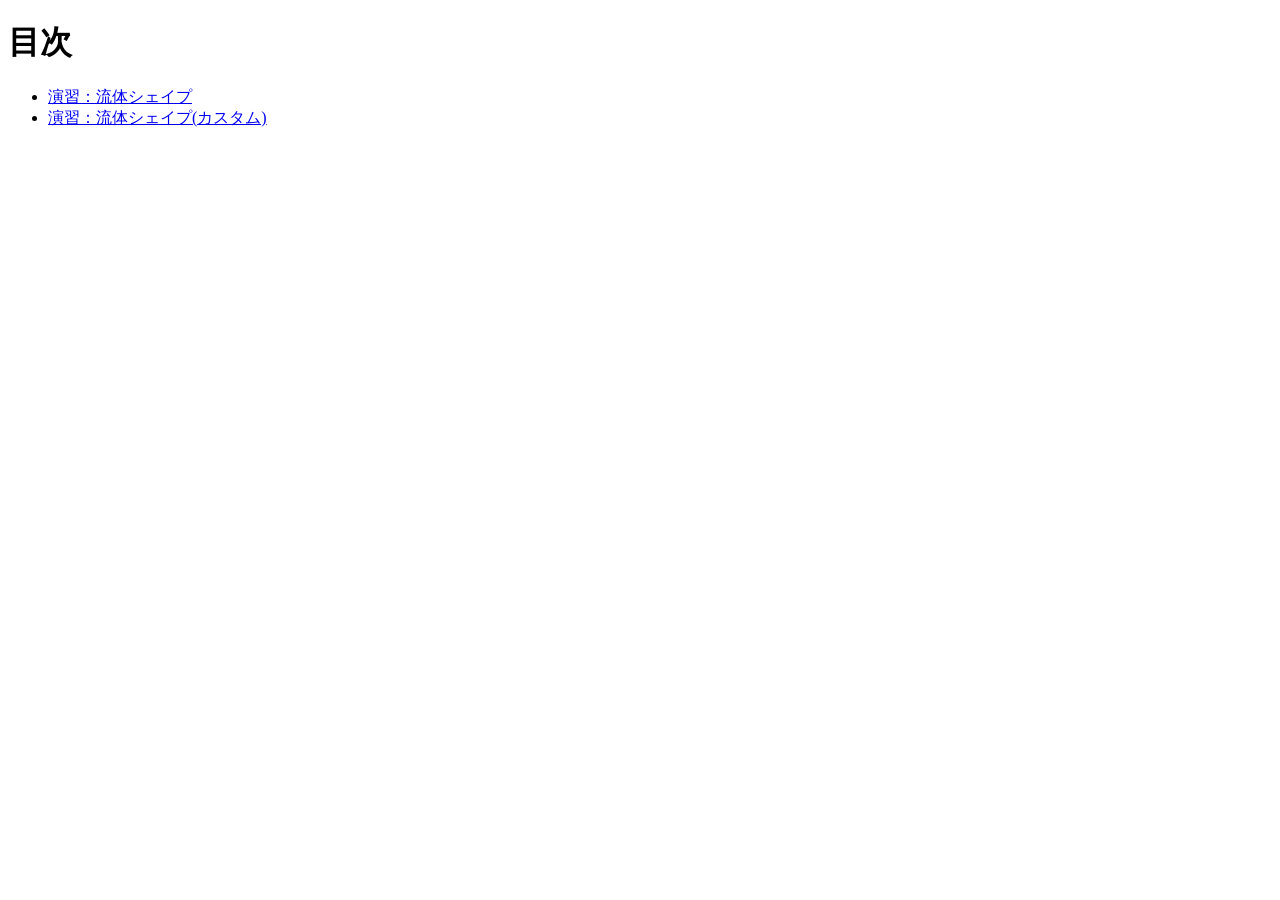
<file: index.html>
<!doctype html>
<html lang="ja">
  <head>
    <meta charset="utf-8">
    <title>20261119-hc</title>
  </head>

  <body>
    <h1>目次</h1>

    <ul>
      <li><a href="fluid-shape/index.html">演習：流体シェイプ</a></li>
      <li><a href="fluid-shape(custom)/index.html">演習：流体シェイプ(カスタム)</a></li>
    </ul>
  </body>
</html>
</file>
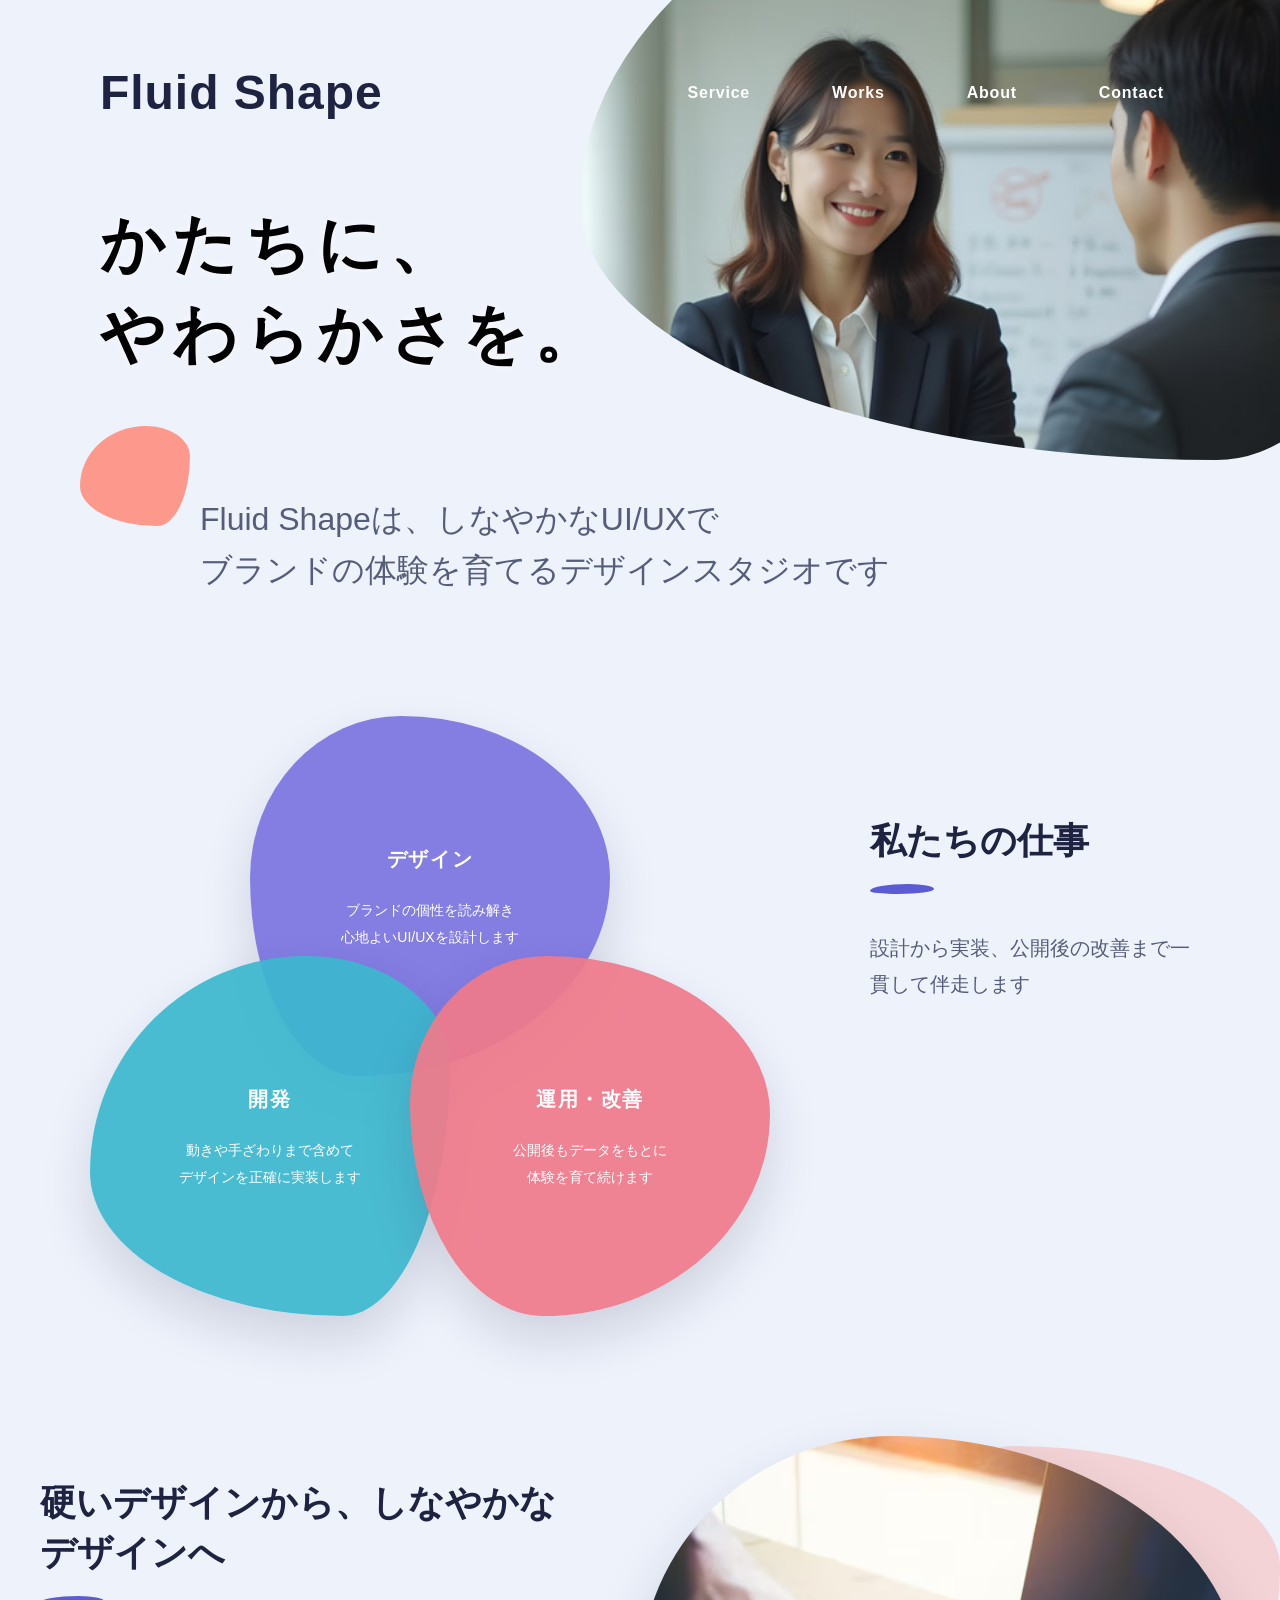
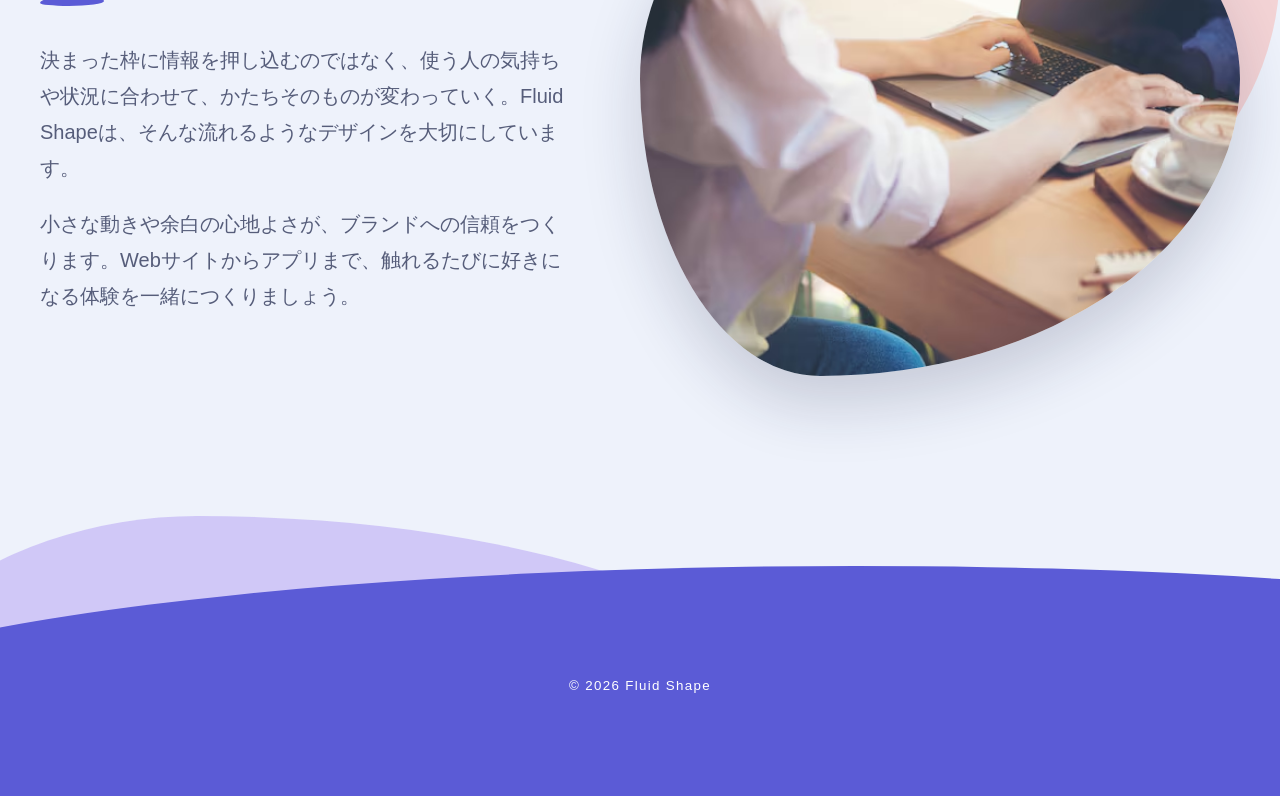
<file: fluid-shape(custom)/index.html>
<!DOCTYPE html>
<html lang="ja">

<head>
  <meta charset="UTF-8">
  <title>Fluid Shape｜UI/UXデザインスタジオ</title>
  <link rel="stylesheet" href="style.css">
</head>

<body>
  <header>
    <div class="links">
      <h1 class="logo"><a href="#">Fluid Shape</a></h1>
      <nav>
        <a href="#">Service</a>
        <a href="#">Works</a>
        <a href="#">About</a>
        <a href="#">Contact</a>
      </nav>
    </div><!-- /.links -->

    <p class="main-copy">かたちに、<br>やわらかさを。</p>

    <p class="sub-copy">
      Fluid Shapeは、しなやかなUI/UXで<br>
      ブランドの体験を育てるデザインスタジオです
    </p>
  </header>

  <main>
    <section class="feature">
      <div class="text-area">
        <h2>私たちの仕事</h2>
        <p>設計から実装、公開後の改善まで一貫して伴走します</p>
      </div><!-- /.text-area -->

      <div class="features">
        <div class="center">
          <div>
            <h3>デザイン</h3>
            <p>ブランドの個性を読み解き<br>心地よいUI/UXを設計します</p>
          </div>
        </div><!-- /.center -->

        <div class="left">
          <div>
            <h3>開発</h3>
            <p>動きや手ざわりまで含めて<br>デザインを正確に実装します</p>
          </div>
        </div><!-- /.left -->

        <div class="right">
          <div>
            <h3>運用・改善</h3>
            <p>公開後もデータをもとに<br>体験を育て続けます</p>
          </div>
        </div><!-- /.right -->
      </div><!-- /.features -->
    </section>

    <section class="section-2">
      <div class="text-area">
        <h2>硬いデザインから、しなやかなデザインへ</h2>
        <p>決まった枠に情報を押し込むのではなく、使う人の気持ちや状況に合わせて、かたちそのものが変わっていく。Fluid Shapeは、そんな流れるようなデザインを大切にしています。</p>
        <p>小さな動きや余白の心地よさが、ブランドへの信頼をつくります。Webサイトからアプリまで、触れるたびに好きになる体験を一緒につくりましょう。</p>
      </div><!-- /.text-area -->

      <img src="img/section-2.png" alt="カフェでノートパソコンを使う女性">
    </section>
  </main>

  <footer>
    <small class="copyright">&copy; 2026 Fluid Shape</small>
  </footer>
</body>

</html>
</file>
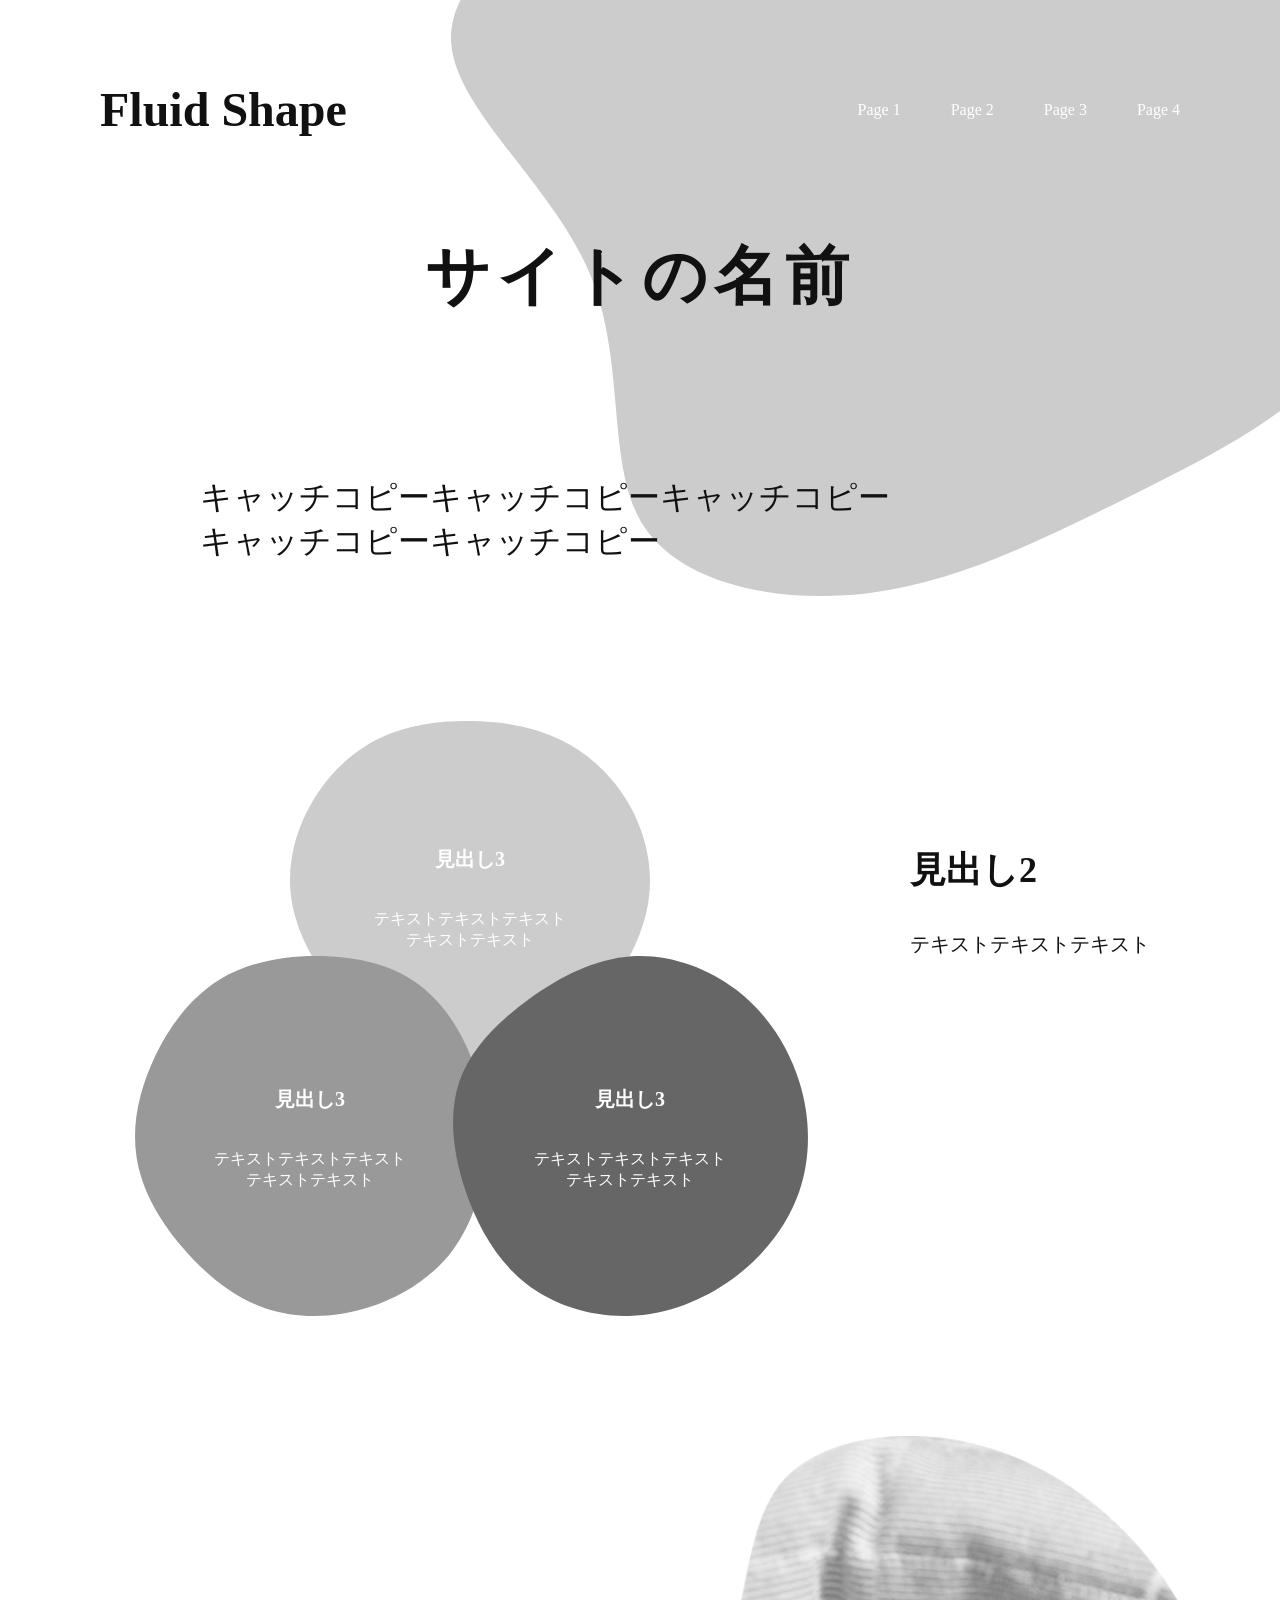
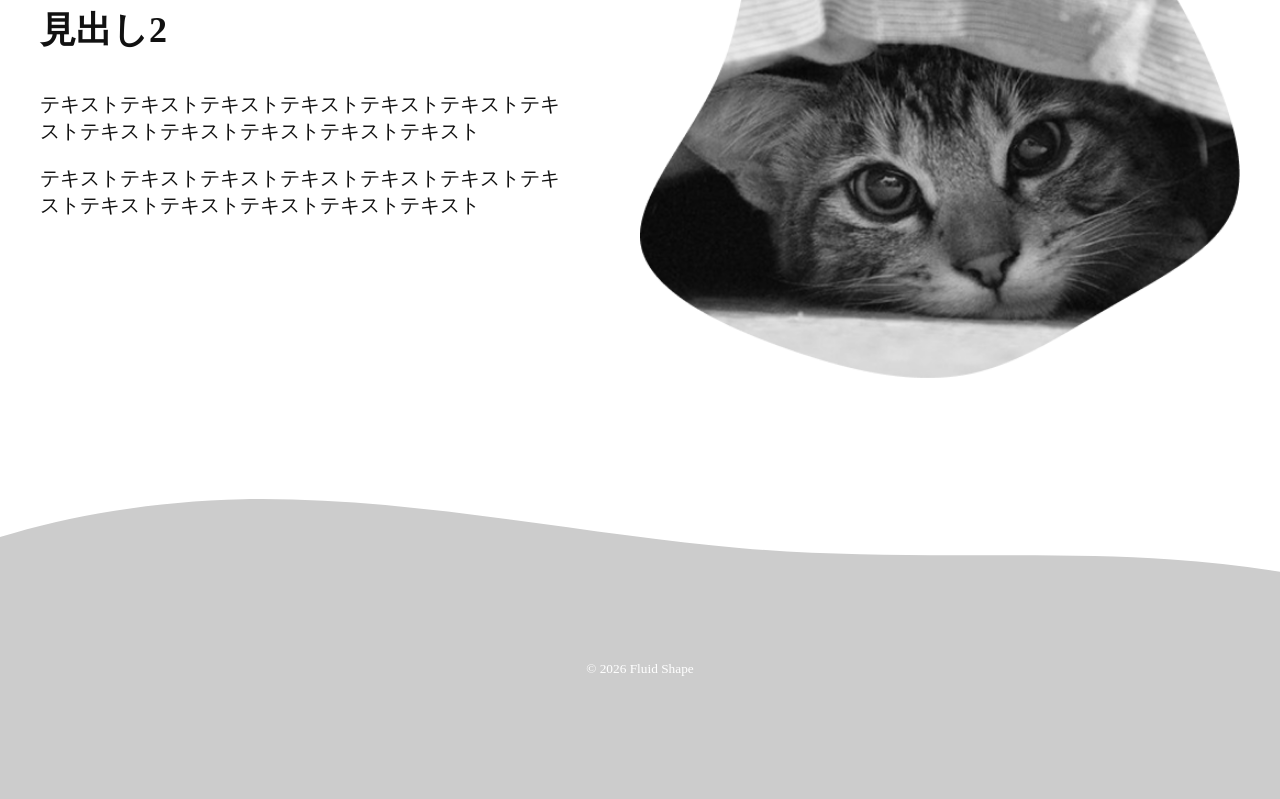
<file: fluid-shape/index.html>
<!DOCTYPE html>
<html lang="ja">

<head>
  <meta charset="UTF-8">
  <title>Fluid Shape</title>
  <link rel="stylesheet" href="style.css">
</head>

<body>
  <header>
    <div class="links">
      <h1 class="logo"><a href="#">Fluid Shape</a></h1>
      <nav>
        <a href="#">Page 1</a>
        <a href="#">Page 2</a>
        <a href="#">Page 3</a>
        <a href="#">Page 4</a>
      </nav>
    </div><!-- /.links -->

    <p class="main-copy">サイトの名前</p>

    <p class="sub-copy">
      キャッチコピーキャッチコピーキャッチコピー<br>
      キャッチコピーキャッチコピー
    </p>
  </header>

  <main>
    <section class="feature">
      <div class="text-area">
        <h2>見出し2</h2>
        <p>テキストテキストテキスト</p>
      </div><!-- /.text-area -->

      <div class="features">
        <div class="center">
          <div>
            <h3>見出し3</h3>
            <p>テキストテキストテキスト<br>テキストテキスト</p>
          </div>
        </div><!-- /.center -->

        <div class="left">
          <div>
            <h3>見出し3</h3>
            <p>テキストテキストテキスト<br>テキストテキスト</p>
          </div>
        </div><!-- /.left -->

        <div class="right">
          <div>
            <h3>見出し3</h3>
            <p>テキストテキストテキスト<br>テキストテキスト</p>
          </div>
        </div><!-- /.right -->
      </div><!-- /.features -->
    </section>

    <section class="section-2">
      <div class="text-area">
        <h2>見出し2</h2>
        <p>テキストテキストテキストテキストテキストテキストテキストテキストテキストテキストテキストテキスト</p>
        <p>テキストテキストテキストテキストテキストテキストテキストテキストテキストテキストテキストテキスト</p>
      </div><!-- /.text-area -->

      <img src="img/cat.png" alt="画像">
    </section>
  </main>

  <footer>
    <small class="copyright">&copy; 2026 Fluid Shape</small>
  </footer>
</body>

</html>
</file>
<file: fluid-shape(custom)/style.css>
@charset "utf-8";

/* ====================
  全体共通
==================== */
/* 追加：色の変数 */
:root {
  --ink: #1d2340; /* 基本文字色（深いネイビー） */
  --ink-soft: #565d7a; /* 本文の補助色 */
  --bg: #eef2fb; /* 背景（少し青みのあるホワイト） */
  --indigo: #5b5bd6; /* メインカラー */
  --purple: #7b74e0; /* 特徴・中央 */
  --aqua: #3cb8cf; /* 特徴・左 */
  --pink: #f07a8a; /* 特徴・右 */
  --coral: #ff8a7a; /* アクセント */
  --lilac: #b9a7f5; /* 淡い補助色 */
}

* {
  box-sizing: border-box; /* padding・borderを含めてサイズ計算 */
}

body {
  margin: 0; /* ブラウザ標準余白を除去 */
  color: #111; /* 基本文字色 */
  font-size: 16px; /* 基本フォントサイズ */
  min-width: 1200px /* 最小幅 */
  ; /* 追加：上の行に「;」がないため区切りを補う */
  color: var(--ink); /* 追加：文字色をネイビーに */
  background-color: var(--bg); /* 追加：背景色 */
  font-family: "Hiragino Sans", "Noto Sans JP", "Yu Gothic", sans-serif; /* 追加：フォント */
  line-height: 1.8; /* 追加：行間 */
  overflow-x: hidden; /* 追加：装飾のはみ出しで横スクロールが出ないように */
}

a {
  color: inherit; /* 親要素の文字色を継承 */
  text-decoration: none; /* 下線を削除 */
}

/* ====================
  header
==================== */

/*** ヘッダー全体 ***/
header {
  height: 596px; /* ヘッダー高さ */
  display: flex; /* フレックスレイアウト */
  flex-direction: column; /* 縦方向に配置 */
  position: relative; /* 子要素の絶対配置基準 */
  background: url(img/header.svg) no-repeat top right/contain; /* 背景画像設定 */
  background: none; /* 追加：背景画像の代わりに下のCSSブロブを使う（SVGを使う場合はこの行を削除） */
  overflow: hidden; /* 追加：ブロブのはみ出しを隠す */
}

/* 追加：右上の大きなブロブ */
header::before {
  content: "";
  position: absolute;
  top: -180px;
  right: -160px;
  width: 860px;
  height: 640px;
  background: var(--indigo);
  /* 追加：ブロブの中に写真を表示（不透明度100%・色の重ねなし） */
  background:
    url(img/publicdomainq-0084499ady.jpg) left 0 top 160px / 100% auto no-repeat,
    var(--indigo); /* 画面外にはみ出す上部分を下げて、顔が見えるように */
  border-radius: 70% 30% 26% 74% / 60% 34% 66% 40%; /* 変更：ブロブの形 */
  z-index: 0;
}

/* 追加：左下の小さなブロブ */
header::after {
  content: "";
  position: absolute;
  left: 80px;
  bottom: 70px;
  width: 110px;
  height: 100px;
  background: var(--coral);
  opacity: .85;
  border-radius: 60% 40% 30% 70% / 60% 30% 70% 40%;
  z-index: 0;
}

/* 追加：ヘッダー内の文字をブロブより前面に */
header > * {
  position: relative;
  z-index: 1;
}

/*** ロゴ／ナビ ***/
.links {
  width: 100%; /* 横幅いっぱい */
  display: flex; /* 横並び */
  justify-content: space-between; /* 両端揃え */
  align-items: center; /* 縦中央揃え */
  padding: 50px 100px 0; /* 上・左右の余白 */
}

/*** ロゴ ***/
.links .logo {
  font-size: 48px; /* ロゴ文字サイズ */
  margin: 0; /* 追加：余白をリセット */
  letter-spacing: .02em; /* 追加：文字間隔 */
}

/*** ナビ ***/
.links nav {
  display: flex; /* ナビを横並び */
  gap: 50px; /* リンク間隔 */
}

.links nav a {
  color: #fff; /* ナビリンク文字色 */
  font-weight: 600; /* 追加：やや太字 */
  letter-spacing: .05em; /* 追加：文字間隔 */
  padding: 6px 16px; /* 追加：ホバー時の背景用の余白 */
  border-radius: 999px; /* 追加：丸い形 */
}

/* 追加：ナビのホバー */
.links nav a:hover {
  background: rgba(255, 255, 255, .9);
  color: var(--indigo);
}

/*** メインコピー ***/
.main-copy {
  width: 100%; /* 横幅いっぱい */
  font-size: 64px; /* メインコピー文字サイズ */
  font-weight: 700; /* 太字 */
  text-align: center; /* 中央揃え */
  margin: 1em 0 0; /* 上余白 */
  letter-spacing: .1em; /* 文字間隔 */
  text-align: left; /* 追加：ブロブと重ならないよう左寄せ（上のcenterを上書き） */
  padding-left: 100px; /* 追加：ロゴと左端をそろえる */
  line-height: 1.4; /* 追加：2行の行間 */
  color: #000; /* 追加：黒の文字 */
  text-shadow: 0 0 8px rgba(255, 255, 255, .6); /* 追加：弱めの白いぼかしふちどり */
}

/*** サブコピー ***/
.sub-copy {
  font-size: 32px; /* サブコピー文字サイズ */
  position: absolute; /* 絶対配置 */
  left: 200px; /* 左からの位置 */
  bottom: 0; /* 下端に配置 */
  margin: 0; /* 追加：余白をリセット */
  line-height: 1.6; /* 追加：行間 */
  color: var(--ink-soft); /* 追加：文字色 */
}

/* ====================
  main共通
==================== */
main {
  width: 1200px; /* コンテンツ最大幅 */
  margin: auto; /* 中央寄せ */
}

section {
  margin: 120px auto; /* セクション上下余白 */
}

h2 {
  font-size: 36px; /* 見出し文字サイズ */
  margin-bottom: 1em; /* 下余白 */
  margin-top: 0; /* 追加：上余白をリセット */
  line-height: 1.4; /* 追加：行間 */
}

/* 追加：見出し下の小さなブロブ型ライン */
h2::after {
  content: "";
  display: block;
  width: 64px;
  height: 10px;
  margin-top: 18px;
  background: var(--indigo);
  border-radius: 60% 40% 55% 45% / 70% 50% 50% 30%;
}

/*** テキストエリア共通（.feature / .section-2） ***/
.text-area p {
  font-size: 20px; /* 本文文字サイズ */
  color: var(--ink-soft); /* 追加：本文の文字色 */
}

/* ====================
  .featureセクション
==================== */

/*** セクション全体 ***/
.feature {
  display: flex; /* フレックスレイアウト */
  flex-direction: row-reverse; /* 要素の並びを反転 */
  justify-content: center; /* 中央寄せ */
  gap: 100px; /* 要素間隔 */
}

/*** テキストエリア（画面右） ***/
.feature .text-area {
  margin-top: 100px; /* 上余白 */
  width: 320px; /* 追加：テキスト幅 */
}

/*** 特徴3点（画面左） ***/
.features {
  width: 680px; /* エリア幅 */
  height: 600px; /* エリア高さ */
  position: relative; /* 子要素の配置基準 */
  text-align: center; /* テキスト中央揃え */
  color: #fff; /* 文字色 */
}

/*** 各特徴(div)共通 ***/
.features div {
  position: absolute; /* 重ねて配置 */
  display: flex; /* フレックス */
  flex-direction: column; /* 縦並び */
  justify-content: center; /* 縦中央 */
  align-items: center; /* 横中央 */
  width: 360px; /* 円の幅 */
  height: 360px; /* 円の高さ */
  padding: 40px; /* 追加：内側の余白 */
  box-shadow: 0 24px 50px rgba(29, 35, 64, .15); /* 追加：やわらかい影 */
}

/* 追加：ブロブの中のテキスト用div（上の指定が内側のdivにも効くため打ち消す） */
.features div div {
  position: relative;
  display: block;
  width: auto;
  height: auto;
  padding: 0;
  box-shadow: none;
}

/* 追加：ブロブ内の本文 */
.features p {
  margin: 0;
  font-size: 14px;
  line-height: 1.9;
}

/*** 特徴・中央 ***/
.center {
  background: url(img/center.svg) center/contain no-repeat; /* 中央画像 */
  top: 0; /* 上に配置 */
  left: 50%; /* 横中央基準 */
  transform: translateX(-50%); /* 真ん中に補正 */
  background: rgba(123, 116, 224, .92); /* 追加：単色のブロブ（SVGを使う場合はこの行を削除） */
  border-radius: 42% 58% 70% 30% / 45% 45% 55% 55%; /* 追加：ブロブの形 */
}

/*** 特徴・左 ***/
.left {
  background: url(img/left.svg) center/contain no-repeat; /* 左画像 */
  left: 0; /* 左寄せ */
  bottom: 0; /* 下寄せ */
  background: rgba(60, 184, 207, .92); /* 追加：単色のブロブ（SVGを使う場合はこの行を削除） */
  border-radius: 60% 40% 30% 70% / 60% 30% 70% 40%; /* 追加：ブロブの形 */
}

/*** 特徴・右 ***/
.right {
  background: url(img/right.svg) center/contain no-repeat; /* 右画像 */
  right: 0; /* 右寄せ */
  bottom: 0; /* 下寄せ */
  background: rgba(240, 122, 138, .92); /* 追加：単色のブロブ（SVGを使う場合はこの行を削除） */
  border-radius: 38% 62% 63% 37% / 41% 44% 56% 59%; /* 追加：ブロブの形 */
}

/*** 特徴の見出し ***/
.features h3 {
  font-size: 20px; /* 見出し文字サイズ */
  margin-bottom: 1em; /* 下余白 */
  margin-top: 0; /* 追加：上余白をリセット */
  letter-spacing: .08em; /* 追加：文字間隔 */
}

/* ====================
  .section-2セクション
==================== */

/*** セクション全体 ***/
.section-2 {
  display: flex; /* 横並び */
  align-items: center; /* 縦中央揃え */
  justify-content: space-between; /* 両端配置 */
  position: relative; /* 追加：装飾ブロブの配置基準 */
}

/* 追加：画像の後ろの装飾ブロブ */
.section-2::after {
  content: "";
  position: absolute;
  right: -40px;
  top: 50%;
  width: 380px;
  height: 380px;
  margin-top: -260px;
  background: var(--coral);
  opacity: .3;
  border-radius: 30% 70% 62% 38% / 58% 32% 68% 42%;
  z-index: -1;
}

/*** テキストエリア（画面左） ***/
.section-2 .text-area {
  width: 44%; /* テキスト幅 */
}

/*** 画像エリア（画面右） ***/
.section-2 img {
  width: 50%; /* 画像幅 */
  height: auto; /* 高さ自動調整 */
  aspect-ratio: 1 / .9; /* 追加：縦横比 */
  object-fit: cover; /* 追加：はみ出しをトリミング */
  border-radius: 42% 58% 70% 30% / 45% 45% 55% 55%; /* 追加：画像をブロブ型に切り抜く */
  box-shadow: 0 30px 60px rgba(29, 35, 64, .18); /* 追加：影 */
}

/* ====================
  footer
==================== */

footer {
  height: 300px; /* フッター高さ */
  background: url(img/footer.svg) top center /cover no-repeat; /* 背景画像 */
  display: flex; /* フレックス */
  justify-content: center; /* 横中央 */
  align-items: center; /* 縦中央 */
  background: none; /* 追加：背景画像の代わりに下のCSSの波を使う（SVGを使う場合はこの行を削除） */
  position: relative; /* 追加：波の配置基準 */
  overflow: hidden; /* 追加：波のはみ出しを隠す */
}

/* 追加：奥の波（淡い色） */
footer::before {
  content: "";
  position: absolute;
  left: -15%;
  top: 20px;
  width: 80%;
  height: 520px;
  background: var(--lilac);
  opacity: .55;
  border-radius: 38% 62% 55% 45% / 62% 46% 54% 38%; /* 変更：ブロブの形 */
  z-index: 0;
}

/* 追加：手前の波（メイン色） */
footer::after {
  content: "";
  position: absolute;
  right: -20%;
  top: 70px;
  width: 140%;
  height: 600px;
  background: var(--indigo);
  border-radius: 62% 38% 0 0 / 170px 60px 0 0; /* 変更：波の形 */
  z-index: 0;
}

.copyright {
  color: #fff; /* 文字色 */
  margin-top: 40px; /* 上余白 */
  margin-top: 80px; /* 追加：波の中に収まるよう上余白を調整 */
  position: relative; /* 追加：波より前面に */
  z-index: 1; /* 追加：波より前面に */
  letter-spacing: .1em; /* 追加：文字間隔 */
}
</file>
<file: fluid-shape/style.css>
@charset "utf-8";

/* ====================
  全体共通
==================== */
* {
  box-sizing: border-box; /* padding・borderを含めてサイズ計算 */
}

body {
  margin: 0; /* ブラウザ標準余白を除去 */
  color: #111; /* 基本文字色 */
  font-size: 16px; /* 基本フォントサイズ */
  min-width: 1200px /* 最小幅 */
}

a {
  color: inherit; /* 親要素の文字色を継承 */
  text-decoration: none; /* 下線を削除 */
}

/* ====================
  header
==================== */

/*** ヘッダー全体 ***/
header {
  height: 596px; /* ヘッダー高さ */
  display: flex; /* フレックスレイアウト */
  flex-direction: column; /* 縦方向に配置 */
  position: relative; /* 子要素の絶対配置基準 */
  background: url(img/header.svg) no-repeat top right/contain; /* 背景画像設定 */
}

/*** ロゴ／ナビ ***/
.links {
  width: 100%; /* 横幅いっぱい */
  display: flex; /* 横並び */
  justify-content: space-between; /* 両端揃え */
  align-items: center; /* 縦中央揃え */
  padding: 50px 100px 0; /* 上・左右の余白 */
}

/*** ロゴ ***/
.links .logo {
  font-size: 48px; /* ロゴ文字サイズ */
}

/*** ナビ ***/
.links nav {
  display: flex; /* ナビを横並び */
  gap: 50px; /* リンク間隔 */
}

.links nav a {
  color: #fff; /* ナビリンク文字色 */
}

/*** メインコピー ***/
.main-copy {
  width: 100%; /* 横幅いっぱい */
  font-size: 64px; /* メインコピー文字サイズ */
  font-weight: 700; /* 太字 */
  text-align: center; /* 中央揃え */
  margin: 1em 0 0; /* 上余白 */
  letter-spacing: .1em; /* 文字間隔 */
}

/*** サブコピー ***/
.sub-copy {
  font-size: 32px; /* サブコピー文字サイズ */
  position: absolute; /* 絶対配置 */
  left: 200px; /* 左からの位置 */
  bottom: 0; /* 下端に配置 */
}

/* ====================
  main共通
==================== */
main {
  width: 1200px; /* コンテンツ最大幅 */
  margin: auto; /* 中央寄せ */
}

section {
  margin: 120px auto; /* セクション上下余白 */
}

h2 {
  font-size: 36px; /* 見出し文字サイズ */
  margin-bottom: 1em; /* 下余白 */
}

/*** テキストエリア共通（.feature / .section-2） ***/
.text-area p {
  font-size: 20px; /* 本文文字サイズ */
}

/* ====================
  .featureセクション
==================== */

/*** セクション全体 ***/
.feature {
  display: flex; /* フレックスレイアウト */
  flex-direction: row-reverse; /* 要素の並びを反転 */
  justify-content: center; /* 中央寄せ */
  gap: 100px; /* 要素間隔 */
}

/*** テキストエリア（画面右） ***/
.feature .text-area {
  margin-top: 100px; /* 上余白 */
}

/*** 特徴3点（画面左） ***/
.features {
  width: 680px; /* エリア幅 */
  height: 600px; /* エリア高さ */
  position: relative; /* 子要素の配置基準 */
  text-align: center; /* テキスト中央揃え */
  color: #fff; /* 文字色 */
}

/*** 各特徴(div)共通 ***/
.features div {
  position: absolute; /* 重ねて配置 */
  display: flex; /* フレックス */
  flex-direction: column; /* 縦並び */
  justify-content: center; /* 縦中央 */
  align-items: center; /* 横中央 */
  width: 360px; /* 円の幅 */
  height: 360px; /* 円の高さ */
}

/*** 特徴・中央 ***/
.center {
  background: url(img/center.svg) center/contain no-repeat; /* 中央画像 */
  top: 0; /* 上に配置 */
  left: 50%; /* 横中央基準 */
  transform: translateX(-50%); /* 真ん中に補正 */
}

/*** 特徴・左 ***/
.left {
  background: url(img/left.svg) center/contain no-repeat; /* 左画像 */
  left: 0; /* 左寄せ */
  bottom: 0; /* 下寄せ */
}

/*** 特徴・右 ***/
.right {
  background: url(img/right.svg) center/contain no-repeat; /* 右画像 */
  right: 0; /* 右寄せ */
  bottom: 0; /* 下寄せ */
}

/*** 特徴の見出し ***/
.features h3 {
  font-size: 20px; /* 見出し文字サイズ */
  margin-bottom: 1em; /* 下余白 */
}

/* ====================
  .section-2セクション
==================== */

/*** セクション全体 ***/
.section-2 {
  display: flex; /* 横並び */
  align-items: center; /* 縦中央揃え */
  justify-content: space-between; /* 両端配置 */
}

/*** テキストエリア（画面左） ***/
.section-2 .text-area {
  width: 44%; /* テキスト幅 */
}

/*** 画像エリア（画面右） ***/
.section-2 img {
  width: 50%; /* 画像幅 */
  height: auto; /* 高さ自動調整 */
}

/* ====================
  footer
==================== */

footer {
  height: 300px; /* フッター高さ */
  background: url(img/footer.svg) top center /cover no-repeat; /* 背景画像 */
  display: flex; /* フレックス */
  justify-content: center; /* 横中央 */
  align-items: center; /* 縦中央 */
}

.copyright {
  color: #fff; /* 文字色 */
  margin-top: 40px; /* 上余白 */
}
</file>
